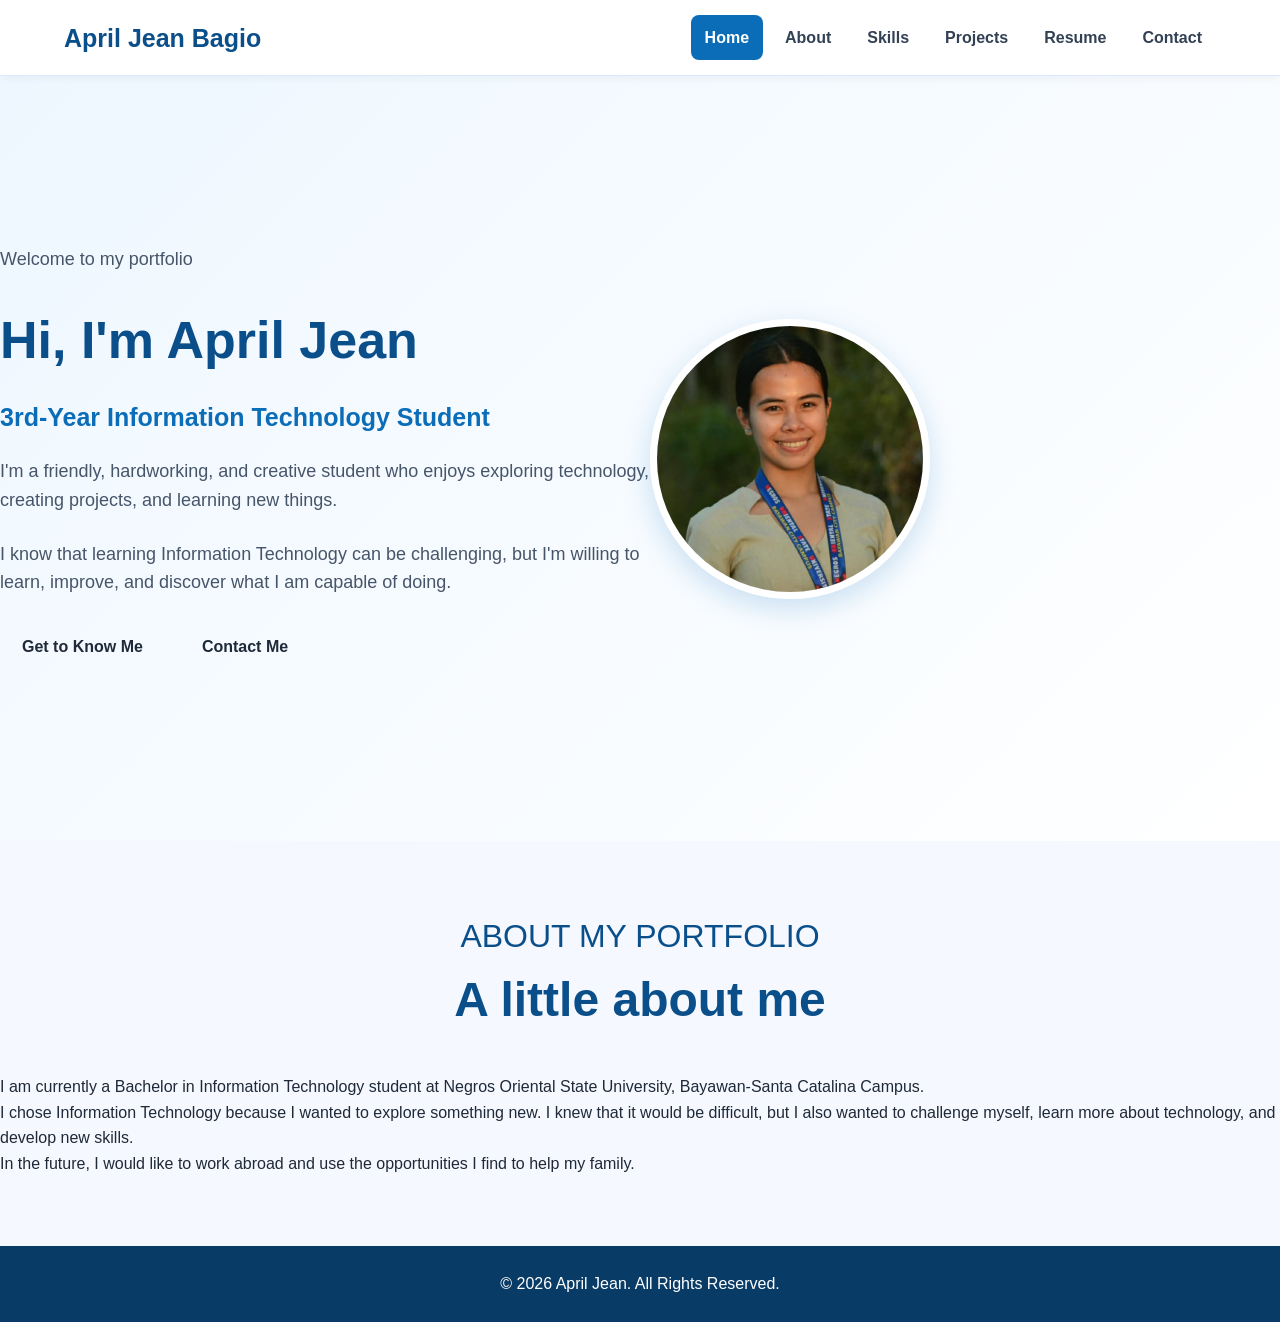
<file: index.html>
<!DOCTYPE html>
<html lang="en">
<head>
    <meta charset="UTF-8">
    <meta name="viewport" content="width=device-width, initial-scale=1.0">
    <title>April Jean | Personal Portfolio</title>
    <link rel="stylesheet" href="css/style.css">
</head>
<body>

<!-- Navigation -->
<header>
    <nav class="navbar">

        <div class="logo">
            April Jean Bagio
        </div>

        <ul class="nav-links">
            <li><a href="index.html" class="active">Home</a></li>
            <li><a href="about.html">About</a></li>
            <li><a href="skills.html">Skills</a></li>
            <li><a href="projects.html">Projects</a></li>
            <li><a href="resume.html">Resume</a></li>
            <li><a href="contact.html">Contact</a></li>
        </ul>

        <button class="menu-toggle" id="menuToggle">
            ☰
        </button>

    </nav>
</header>


<!-- Home Section -->
<main>

    <section class="hero">

        <div class="hero-text">

            <p class="welcome-text">
                Welcome to my portfolio
            </p>

            <h1>
                Hi, I'm <span>April Jean</span>
            </h1>

            <h2>
                3rd-Year Information Technology Student
            </h2>

            <p>
                I'm a friendly, hardworking, and creative student
                who enjoys exploring technology, creating projects,
                and learning new things.
            </p>

            <p>
                I know that learning Information Technology can be
                challenging, but I'm willing to learn, improve,
                and discover what I am capable of doing.
            </p>

            <div class="hero-buttons">

                <a href="about.html" class="btn">
                    Get to Know Me
                </a>

                <a href="contact.html" class="btn btn-outline">
                    Contact Me
                </a>

            </div>

        </div>


        <!-- Profile Image -->
        <div class="hero-image">
            <img src="images/profile.jpg" alt="April Jean - Profile Picture" class="profile-img">
        </div>

    </section>


    <!-- Introduction Section -->
    <section class="intro">

        <div class="section-title">
            <p>ABOUT MY PORTFOLIO</p>

            <h2>
                A little about me
            </h2>
        </div>

        <div class="intro-content">

            <p>
                I am currently a Bachelor in Information Technology
                student at Negros Oriental State University,
                Bayawan-Santa Catalina Campus.
            </p>

            <p>
                I chose Information Technology because I wanted to
                explore something new. I knew that it would be
                difficult, but I also wanted to challenge myself,
                learn more about technology, and develop new skills.
            </p>

            <p>
                In the future, I would like to work abroad and use
                the opportunities I find to help my family.
            </p>

        </div>

    </section>

</main>


<!-- Footer -->
<footer>

    <p>
        © 2026 April Jean. All Rights Reserved.
    </p>

</footer>


<!-- JavaScript -->
<script src="js/script.js"></script>

</body>
</html>
</file>
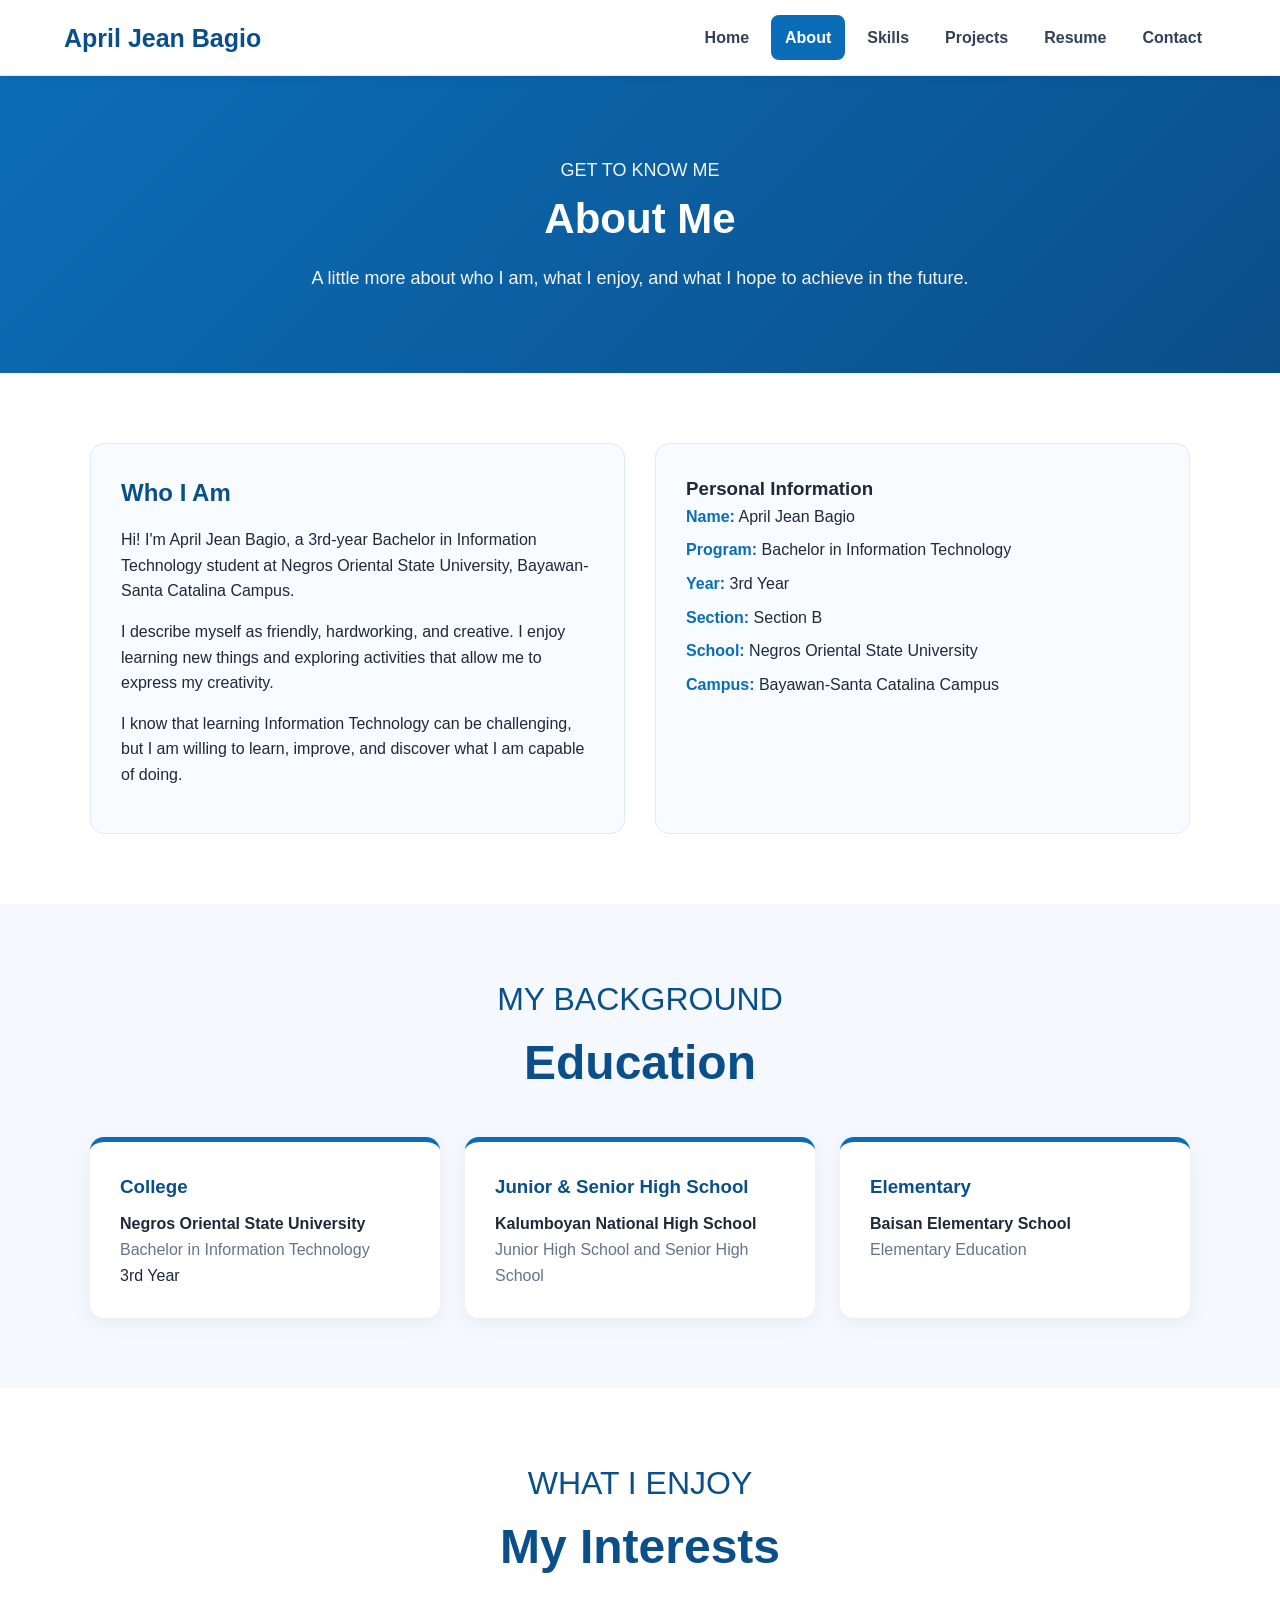
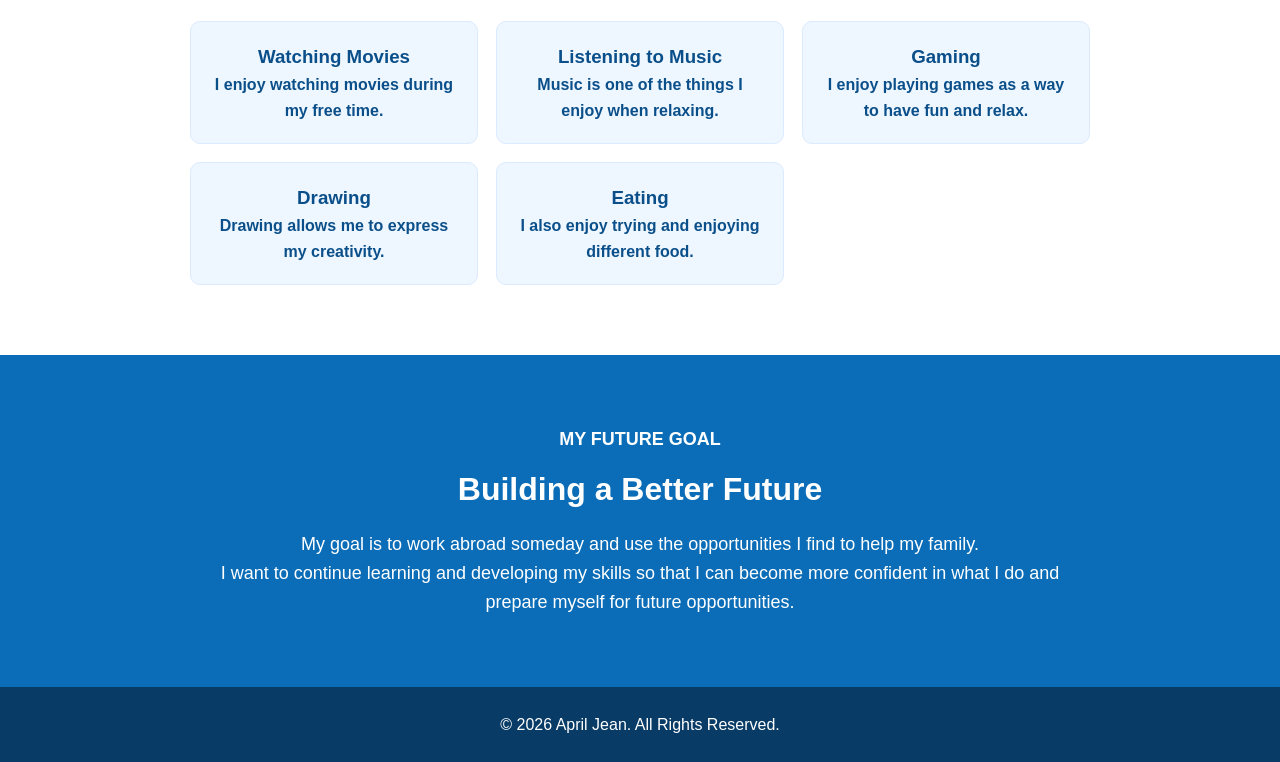
<file: about.html>
<!DOCTYPE html>
<html lang="en">

<head>

    <meta charset="UTF-8">

    <meta name="viewport" content="width=device-width, initial-scale=1.0">

    <title>About | April Jean</title>

    <link rel="stylesheet" href="css/style.css">

</head>


<body>

    <!-- Navigation -->
    <header>

        <nav class="navbar">

            <div class="logo">
                April Jean Bagio
            </div>


            <ul class="nav-links">

                <li>
                    <a href="index.html">Home</a>
                </li>

                <li>
                    <a href="about.html" class="active">About</a>
                </li>

                <li>
                    <a href="skills.html">Skills</a>
                </li>

                <li>
                    <a href="projects.html">Projects</a>
                </li>

                <li>
                    <a href="resume.html">Resume</a>
                </li>

                <li>
                    <a href="contact.html">Contact</a>
                </li>

            </ul>


            <button class="menu-toggle" id="menuToggle">
                ☰
            </button>

        </nav>

    </header>


    <!-- About Page -->

    <main>

        <section class="page-header">

            <p>GET TO KNOW ME</p>

            <h1>
                About Me
            </h1>

            <p>
                A little more about who I am, what I enjoy,
                and what I hope to achieve in the future.
            </p>

        </section>


        <!-- Personal Background -->

        <section class="about-section">

            <div class="about-content">

                <div class="about-text">

                    <h2>
                        Who I Am
                    </h2>

                    <p>
                        Hi! I'm April Jean Bagio, a 3rd-year Bachelor in
                        Information Technology student at Negros
                        Oriental State University, Bayawan-Santa
                        Catalina Campus.
                    </p>

                    <p>
                        I describe myself as friendly, hardworking,
                        and creative. I enjoy learning new things
                        and exploring activities that allow me to
                        express my creativity.
                    </p>

                    <p>
                        I know that learning Information Technology
                        can be challenging, but I am willing to learn,
                        improve, and discover what I am capable of doing.
                    </p>

                </div>


                <div class="about-card">

                    <h3>
                        Personal Information
                    </h3>

                    <p>
                        <strong>Name:</strong> April Jean Bagio
                    </p>

                    <p>
                        <strong>Program:</strong> Bachelor in Information Technology
                    </p>

                    <p>
                        <strong>Year:</strong> 3rd Year
                    </p>

                    <p>
                        <strong>Section:</strong> Section B
                    </p>

                    <p>
                        <strong>School:</strong> Negros Oriental State University
                    </p>

                    <p>
                        <strong>Campus:</strong> Bayawan-Santa Catalina Campus
                    </p>

                </div>

            </div>

        </section>


        <!-- Education -->

        <section class="education-section">

            <div class="section-title">

                <p>MY BACKGROUND</p>

                <h2>
                    Education
                </h2>

            </div>


            <div class="education-grid">

                <div class="education-card">

                    <h3>
                        College
                    </h3>

                    <h4>
                        Negros Oriental State University
                    </h4>

                    <p>
                        Bachelor in Information Technology
                    </p>

                    <span>
                        3rd Year
                    </span>

                </div>


                <div class="education-card">

                    <h3>
                        Junior & Senior High School
                    </h3>

                    <h4>
                        Kalumboyan National High School
                    </h4>

                    <p>
                        Junior High School and Senior High School
                    </p>

                </div>


                <div class="education-card">

                    <h3>
                        Elementary
                    </h3>

                    <h4>
                        Baisan Elementary School
                    </h4>

                    <p>
                        Elementary Education
                    </p>

                </div>

            </div>

        </section>


        <!-- Interests -->

        <section class="interests-section">

            <div class="section-title">

                <p>WHAT I ENJOY</p>

                <h2>
                    My Interests
                </h2>

            </div>


            <div class="interest-list">

                <div class="interest-item">
                    <h3>Watching Movies</h3>
                    <p>
                        I enjoy watching movies during my free time.
                    </p>
                </div>


                <div class="interest-item">
                    <h3>Listening to Music</h3>
                    <p>
                        Music is one of the things I enjoy when relaxing.
                    </p>
                </div>


                <div class="interest-item">
                    <h3>Gaming</h3>
                    <p>
                        I enjoy playing games as a way to have fun
                        and relax.
                    </p>
                </div>


                <div class="interest-item">
                    <h3>Drawing</h3>
                    <p>
                        Drawing allows me to express my creativity.
                    </p>
                </div>


                <div class="interest-item">
                    <h3>Eating</h3>
                    <p>
                        I also enjoy trying and enjoying different food.
                    </p>
                </div>

            </div>

        </section>


        <!-- Future Goal -->

        <section class="goal-section">

            <div class="goal-content">

                <p class="goal-label">
                    MY FUTURE GOAL
                </p>

                <h2>
                    Building a Better Future
                </h2>

                <p>
                    My goal is to work abroad someday and use the
                    opportunities I find to help my family.
                </p>

                <p>
                    I want to continue learning and developing my
                    skills so that I can become more confident in
                    what I do and prepare myself for future
                    opportunities.
                </p>

            </div>

        </section>

    </main>


    <!-- Footer -->

    <footer>

        <p>
            © 2026 April Jean. All Rights Reserved.
        </p>

    </footer>


    <!-- JavaScript -->

    <script src="js/script.js"></script>

</body>

</html>
</file>
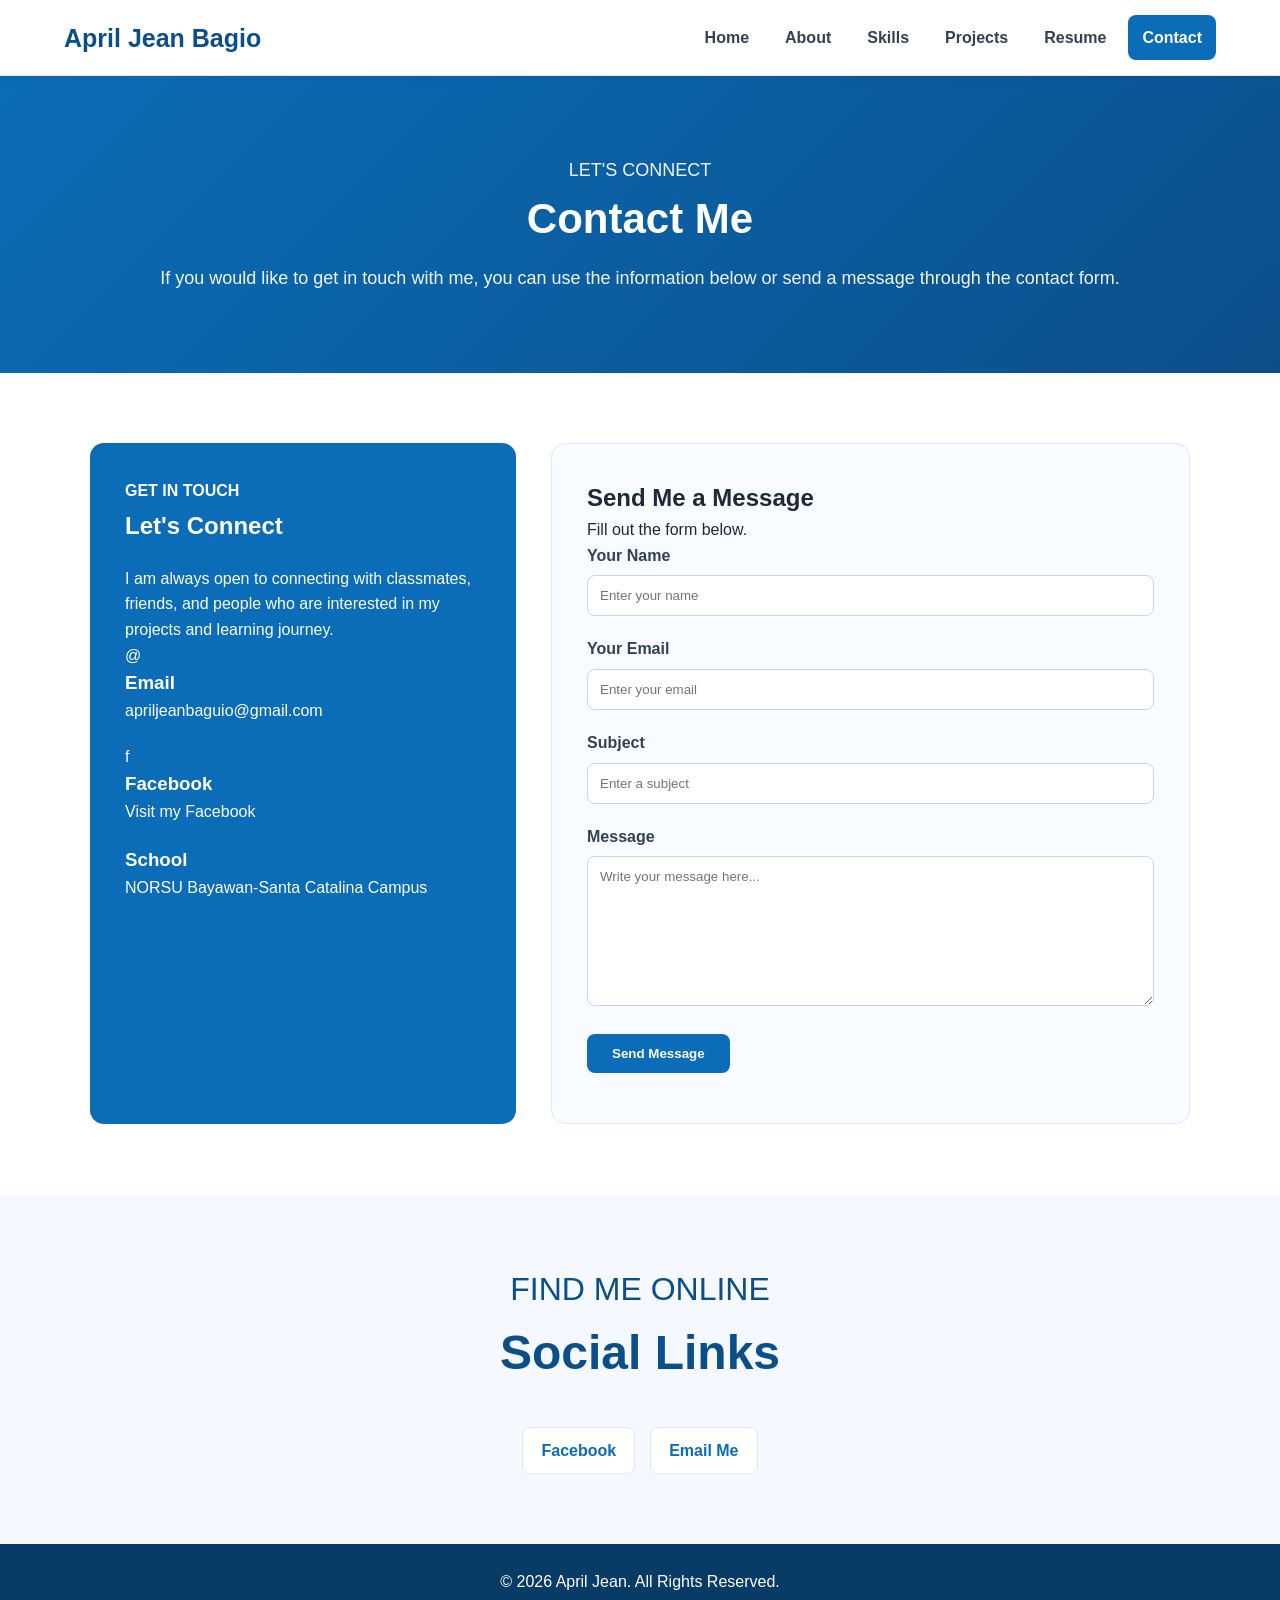
<file: contact.html>
<!DOCTYPE html>
<html lang="en">

<head>

    <meta charset="UTF-8">

    <meta name="viewport" content="width=device-width, initial-scale=1.0">

    <title>Contact | April Jean</title>

    <link rel="stylesheet" href="css/style.css">

</head>

<body>

    <!-- Navigation -->

    <header>

        <nav class="navbar">

            <div class="logo">
                April Jean Bagio
            </div>

            <ul class="nav-links">

                <li>
                    <a href="index.html">Home</a>
                </li>

                <li>
                    <a href="about.html">About</a>
                </li>

                <li>
                    <a href="skills.html">Skills</a>
                </li>

                <li>
                    <a href="projects.html">Projects</a>
                </li>

                <li>
                    <a href="resume.html">Resume</a>
                </li>

                <li>
                    <a href="contact.html" class="active">Contact</a>
                </li>

            </ul>

            <button class="menu-toggle" id="menuToggle">
                ☰
            </button>

        </nav>

    </header>

    <!-- Contact Page -->

    <main>

        <!-- Page Header -->

        <section class="page-header">

            <p>LET'S CONNECT</p>

            <h1>
                Contact Me
            </h1>

            <p>
                If you would like to get in touch with me,
                you can use the information below or send
                a message through the contact form.
            </p>

        </section>

        <!-- Contact Section -->

        <section class="contact-section">

            <div class="contact-container">

                <!-- Contact Information -->

                <div class="contact-info">

                    <p class="contact-label">
                        GET IN TOUCH
                    </p>

                    <h2>
                        Let's Connect
                    </h2>

                    <p>
                        I am always open to connecting with
                        classmates, friends, and people who
                        are interested in my projects and
                        learning journey.
                    </p>

                    <!-- Email -->

                    <div class="contact-item">

                        <div class="contact-icon">
                            @
                        </div>

                        <div>

                            <h3>
                                Email
                            </h3>

                            <a href="mailto:apriljeanbaguio@gmail.com">
                                apriljeanbaguio@gmail.com
                            </a>

                        </div>

                    </div>

                    <!-- Facebook -->

                    <div class="contact-item">

                        <div class="contact-icon">
                            f
                        </div>

                        <div>

                            <h3>
                                Facebook
                            </h3>

                            <a
                                href="https://www.facebook.com/profile.php?id=61578668607556"
                                target="_blank"
                                rel="noopener noreferrer"
                            >
                                Visit my Facebook
                            </a>

                        </div>

                    </div>

                    <!-- Location -->

                    <div class="contact-item">

                        <div class="contact-icon">
                        </div>

                        <div>

                            <h3>
                                School
                            </h3>

                            <p>
                                NORSU Bayawan-Santa Catalina Campus
                            </p>

                        </div>

                    </div>

                </div>

                <!-- Contact Form -->

                <div class="contact-form-container">

                    <h2>
                        Send Me a Message
                    </h2>

                    <p>
                        Fill out the form below.
                    </p>

                    <form
                        id="contactForm"
                        method="POST"
                        action="process_contact.php"
                        novalidate
                    >

                        <!-- Name -->

                        <div class="form-group">

                            <label for="name">
                                Your Name
                            </label>

                            <input
                                type="text"
                                id="name"
                                name="name"
                                placeholder="Enter your name"
                            >

                            <small
                                class="error-message"
                                id="nameError"
                            ></small>

                        </div>

                        <!-- Email -->

                        <div class="form-group">

                            <label for="email">
                                Your Email
                            </label>

                            <input
                                type="email"
                                id="email"
                                name="email"
                                placeholder="Enter your email"
                            >

                            <small
                                class="error-message"
                                id="emailError"
                            ></small>

                        </div>

                        <!-- Subject -->

                        <div class="form-group">

                            <label for="subject">
                                Subject
                            </label>

                            <input
                                type="text"
                                id="subject"
                                name="subject"
                                placeholder="Enter a subject"
                            >

                            <small
                                class="error-message"
                                id="subjectError"
                            ></small>

                        </div>

                        <!-- Message -->

                        <div class="form-group">

                            <label for="message">
                                Message
                            </label>

                            <textarea
                                id="message"
                                name="message"
                                rows="6"
                                placeholder="Write your message here..."
                            ></textarea>

                            <small
                                class="error-message"
                                id="messageError"
                            ></small>

                        </div>

                        <!-- Submit Button -->

                        <button
                            type="submit"
                            class="submit-btn"
                        >
                            Send Message
                        </button>

                        <!-- Form Status -->

                        <p
                            id="formStatus"
                            class="form-status"
                        ></p>

                    </form>

                </div>

            </div>

        </section>

        <!-- Social Section -->

        <section class="social-section">

            <div class="section-title">

                <p>FIND ME ONLINE</p>

                <h2>
                    Social Links
                </h2>

            </div>

            <div class="social-links">

                <a
                    href="https://www.facebook.com/profile.php?id=61578668607556"
                    target="_blank"
                    rel="noopener noreferrer"
                >
                    Facebook
                </a>

                <a href="mailto:apriljeanbaguio@gmail.com">
                    Email Me
                </a>

            </div>

        </section>

    </main>

    <!-- Footer -->

    <footer>

        <p>
            © 2026 April Jean. All Rights Reserved.
        </p>

    </footer>

    <!-- JavaScript -->

    <script src="js/script.js?v=2"></script>

</body>

</html>
</file>
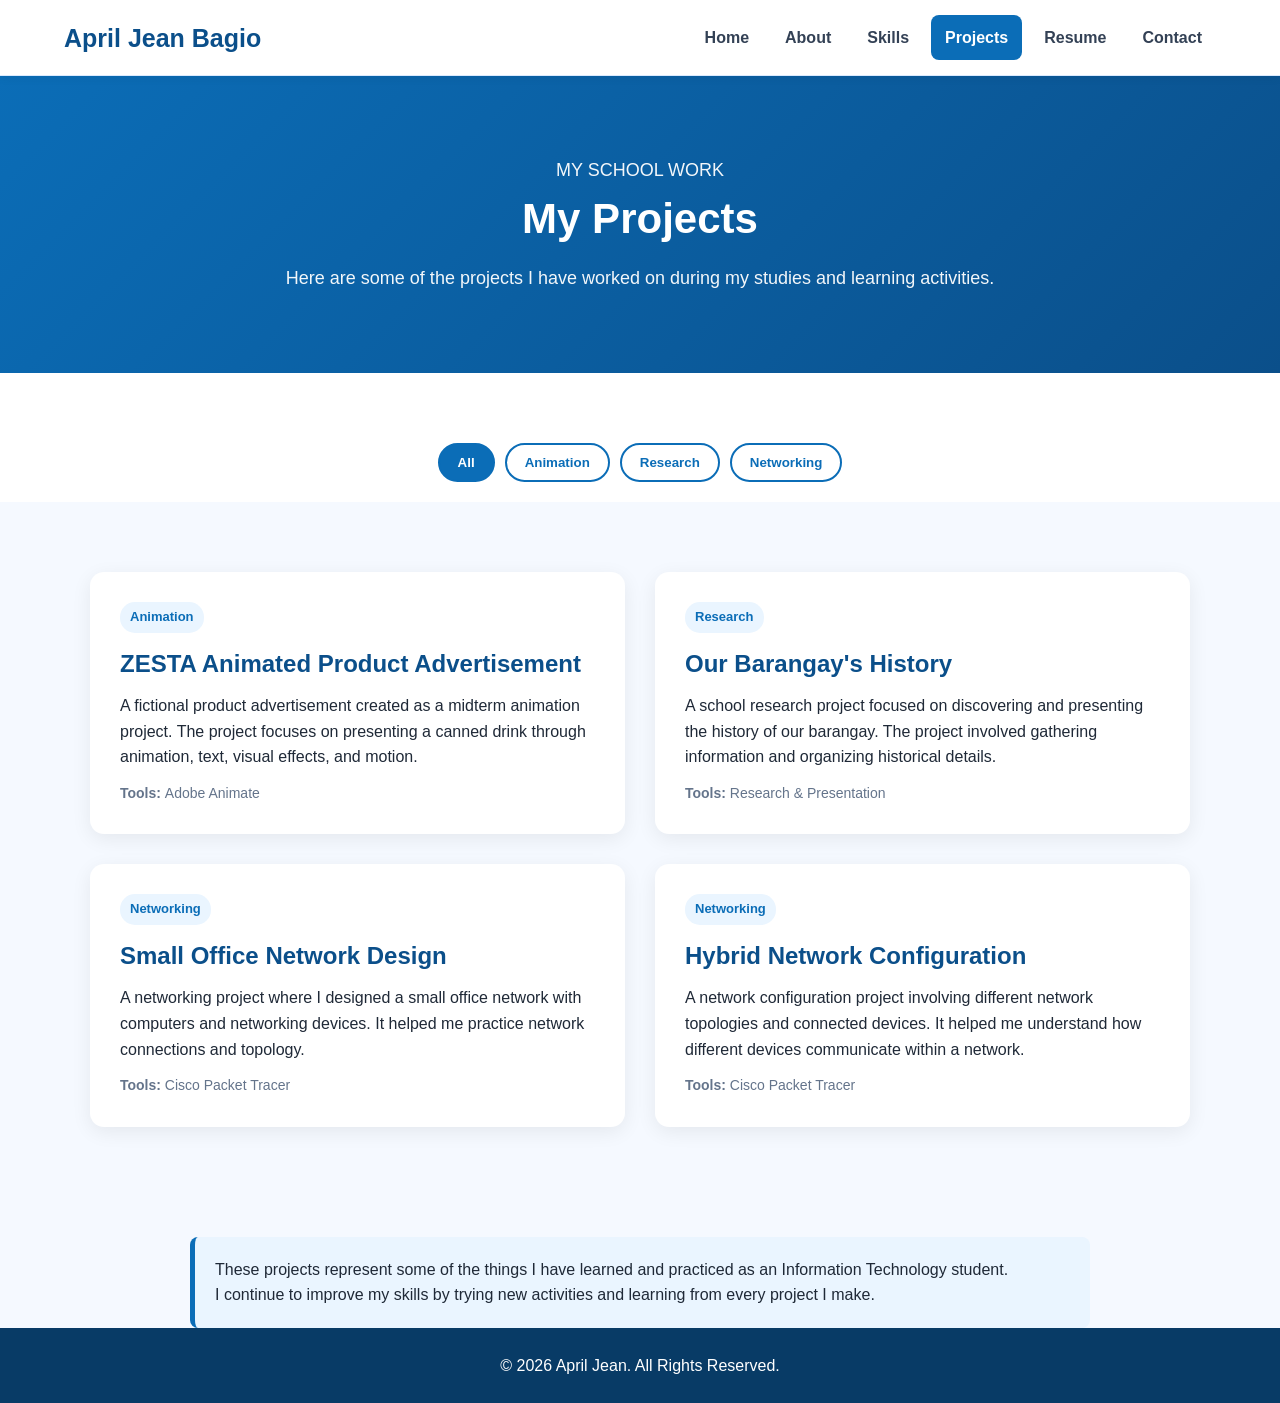
<file: projects.html>
<!DOCTYPE html>
<html lang="en">

<head>

    <meta charset="UTF-8">

    <meta name="viewport" content="width=device-width, initial-scale=1.0">

    <title>Projects | April Jean</title>

    <link rel="stylesheet" href="css/style.css">

</head>


<body>

    <!-- Navigation -->
    <header>

        <nav class="navbar">

            <div class="logo">
                April Jean Bagio
            </div>


            <ul class="nav-links">

                <li>
                    <a href="index.html">Home</a>
                </li>

                <li>
                    <a href="about.html">About</a>
                </li>

                <li>
                    <a href="skills.html">Skills</a>
                </li>

                <li>
                    <a href="projects.html" class="active">Projects</a>
                </li>

                <li>
                    <a href="resume.html">Resume</a>
                </li>

                <li>
                    <a href="contact.html">Contact</a>
                </li>

            </ul>


            <button class="menu-toggle" id="menuToggle">
                ☰
            </button>

        </nav>

    </header>


    <!-- Projects Page -->

    <main>

        <!-- Page Header -->

        <section class="page-header">

            <p>MY SCHOOL WORK</p>

            <h1>
                My Projects
            </h1>

            <p>
                Here are some of the projects I have worked on
                during my studies and learning activities.
            </p>

        </section>


        <!-- Project Filters -->

        <section class="project-filter-section">

            <div class="filter-buttons">

                <button class="filter-btn active" data-filter="all">
                    All
                </button>

                <button class="filter-btn" data-filter="animation">
                    Animation
                </button>

                <button class="filter-btn" data-filter="research">
                    Research
                </button>

                <button class="filter-btn" data-filter="networking">
                    Networking
                </button>

            </div>

        </section>


        <!-- Projects -->

        <section class="projects-section">

            <div class="projects-grid">


                <!-- Project 1 -->

                <article class="project-card" data-category="animation">

                    <div class="project-content">

                        <span class="project-category">
                            Animation
                        </span>

                        <h2>
                            ZESTA Animated Product Advertisement
                        </h2>

                        <p>
                            A fictional product advertisement created
                            as a midterm animation project. The project
                            focuses on presenting a canned drink through
                            animation, text, visual effects, and motion.
                        </p>

                        <div class="project-tools">

                            <strong>
                                Tools:
                            </strong>

                            <span>
                                Adobe Animate
                            </span>

                        </div>

                    </div>

                </article>


                <!-- Project 2 -->

                <article class="project-card" data-category="research">

                    <div class="project-content">

                        <span class="project-category">
                            Research
                        </span>

                        <h2>
                            Our Barangay's History
                        </h2>

                        <p>
                            A school research project focused on
                            discovering and presenting the history
                            of our barangay. The project involved
                            gathering information and organizing
                            historical details.
                        </p>

                        <div class="project-tools">

                            <strong>
                                Tools:
                            </strong>

                            <span>
                                Research & Presentation
                            </span>

                        </div>

                    </div>

                </article>


                <!-- Project 3 -->

                <article class="project-card" data-category="networking">

                    <div class="project-content">

                        <span class="project-category">
                            Networking
                        </span>

                        <h2>
                            Small Office Network Design
                        </h2>

                        <p>
                            A networking project where I designed
                            a small office network with computers
                            and networking devices. It helped me
                            practice network connections and topology.
                        </p>

                        <div class="project-tools">

                            <strong>
                                Tools:
                            </strong>

                            <span>
                                Cisco Packet Tracer
                            </span>

                        </div>

                    </div>

                </article>


                <!-- Project 4 -->

                <article class="project-card" data-category="networking">

                    <div class="project-content">

                        <span class="project-category">
                            Networking
                        </span>

                        <h2>
                            Hybrid Network Configuration
                        </h2>

                        <p>
                            A network configuration project involving
                            different network topologies and connected
                            devices. It helped me understand how
                            different devices communicate within a network.
                        </p>

                        <div class="project-tools">

                            <strong>
                                Tools:
                            </strong>

                            <span>
                                Cisco Packet Tracer
                            </span>

                        </div>

                    </div>

                </article>


            </div>

        </section>


        <!-- Project Note -->

        <section class="project-note">

            <div>

                <p>
                    These projects represent some of the things I have
                    learned and practiced as an Information Technology
                    student.
                </p>

                <p>
                    I continue to improve my skills by trying new
                    activities and learning from every project I make.
                </p>

            </div>

        </section>

    </main>


    <!-- Footer -->

    <footer>

        <p>
            © 2026 April Jean. All Rights Reserved.
        </p>

    </footer>


    <!-- JavaScript -->

    <script src="js/script.js"></script>

</body>

</html>
</file>
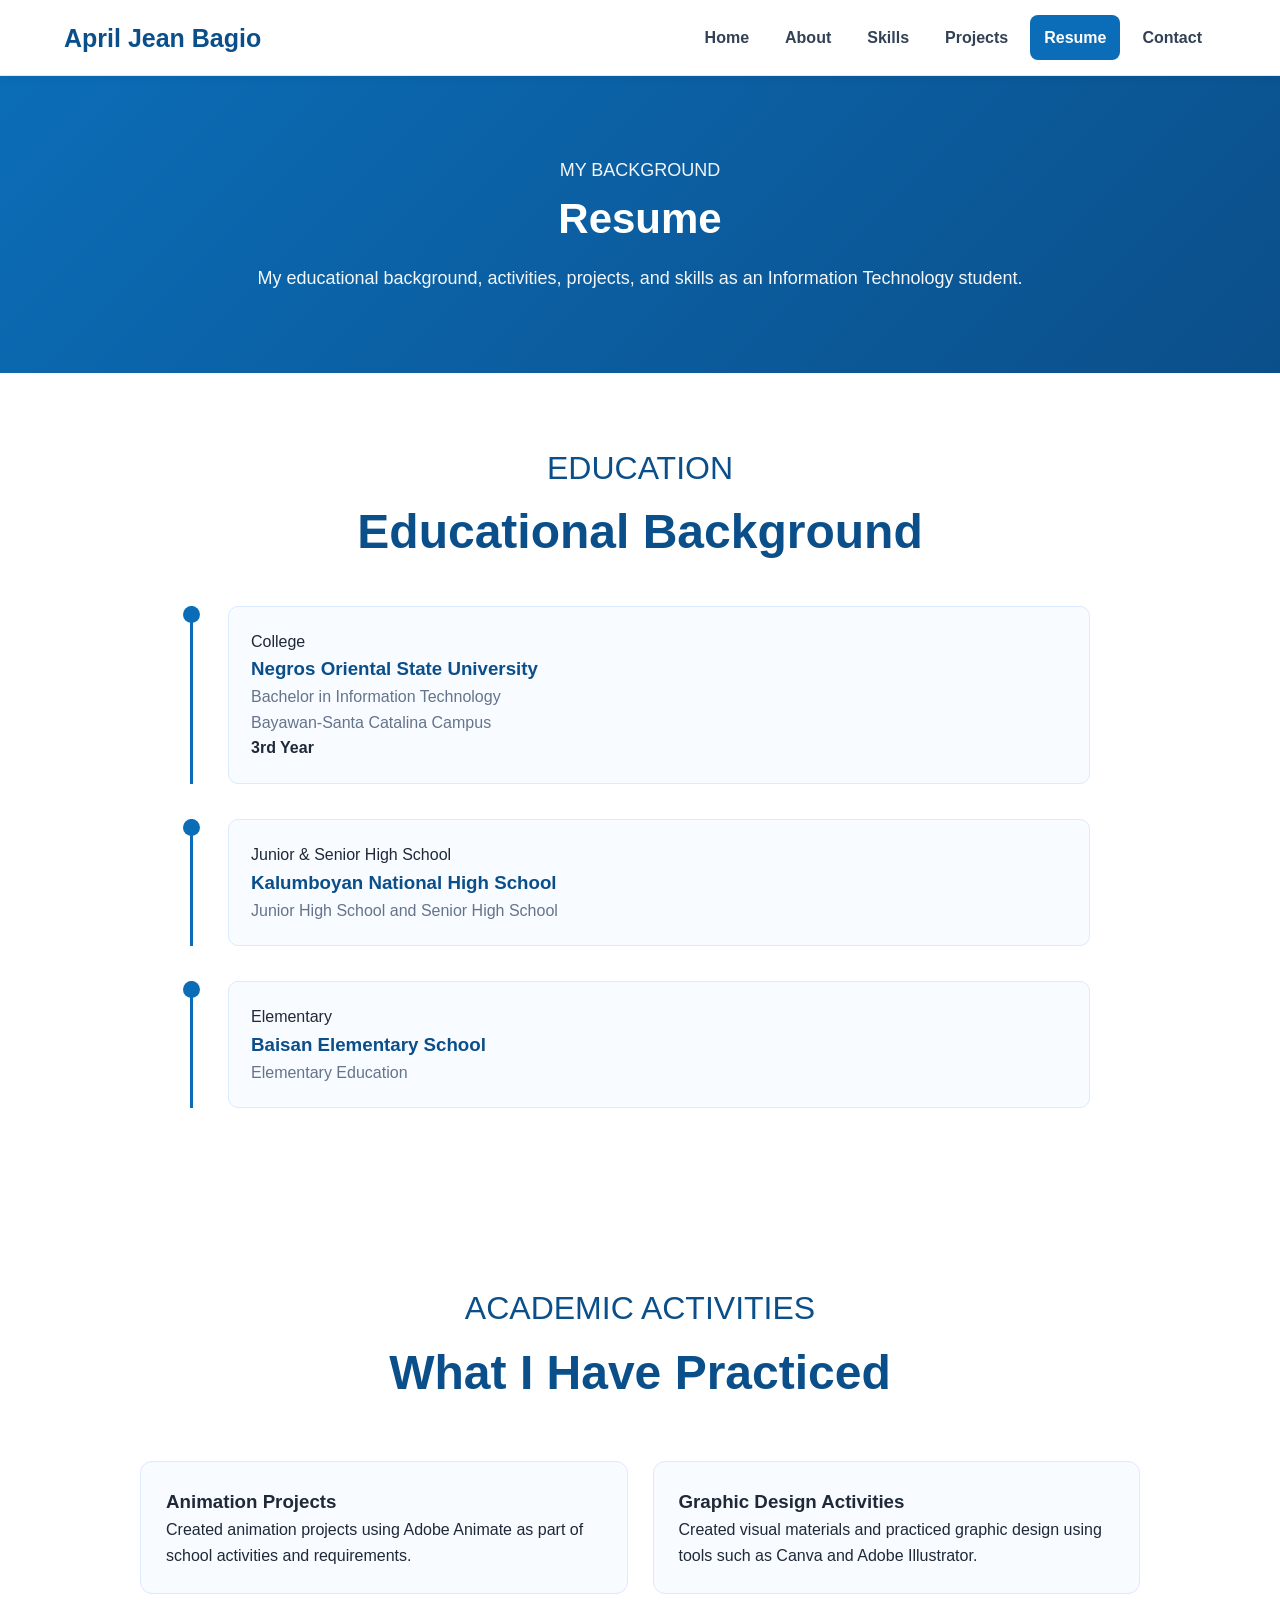
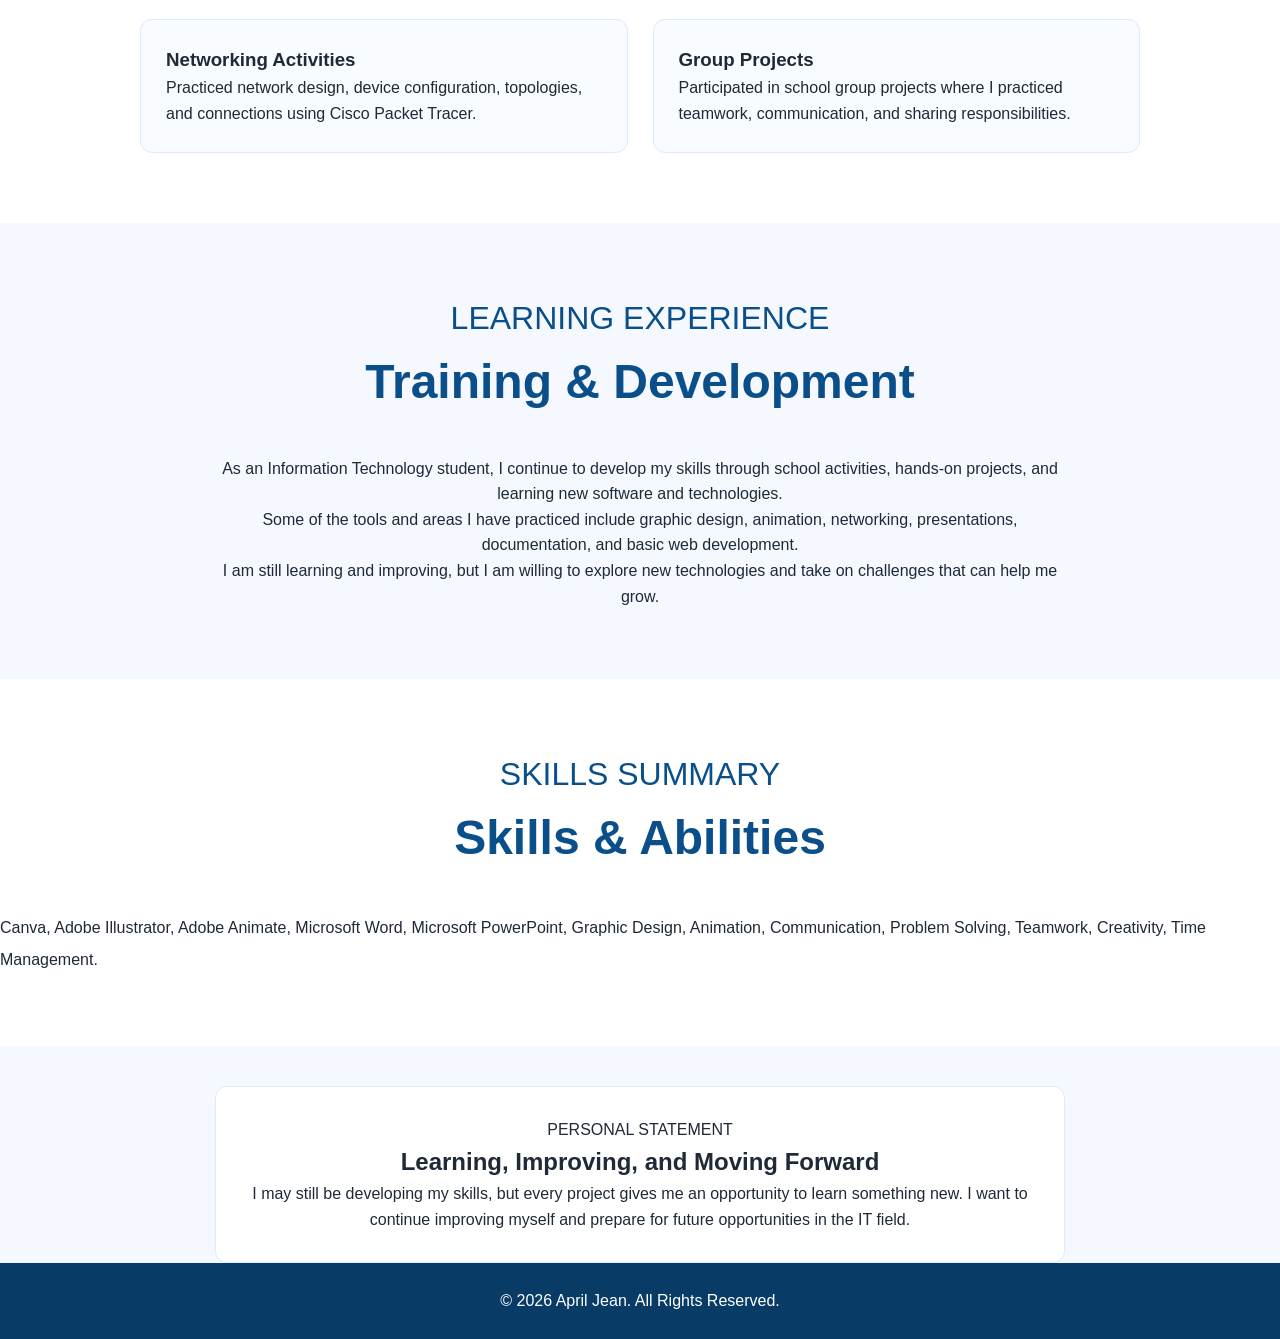
<file: resume.html>
<!DOCTYPE html>
<html lang="en">

<head>

    <meta charset="UTF-8">

    <meta name="viewport" content="width=device-width, initial-scale=1.0">

    <title>Resume | April Jean</title>

    <link rel="stylesheet" href="css/style.css">

</head>


<body>

    <!-- Navigation -->

    <header>

        <nav class="navbar">

            <div class="logo">
                April Jean Bagio
            </div>


            <ul class="nav-links">

                <li>
                    <a href="index.html">Home</a>
                </li>

                <li>
                    <a href="about.html">About</a>
                </li>

                <li>
                    <a href="skills.html">Skills</a>
                </li>

                <li>
                    <a href="projects.html">Projects</a>
                </li>

                <li>
                    <a href="resume.html" class="active">Resume</a>
                </li>

                <li>
                    <a href="contact.html">Contact</a>
                </li>

            </ul>


            <button class="menu-toggle" id="menuToggle">
                ☰
            </button>

        </nav>

    </header>


    <!-- Resume Page -->

    <main>

        <!-- Page Header -->

        <section class="page-header">

            <p>MY BACKGROUND</p>

            <h1>
                Resume
            </h1>

            <p>
                My educational background, activities, projects,
                and skills as an Information Technology student.
            </p>

        </section>


        <!-- Education -->

        <section class="resume-section">

            <div class="section-title">

                <p>EDUCATION</p>

                <h2>
                    Educational Background
                </h2>

            </div>


            <div class="timeline">


                <div class="timeline-item">

                    <div class="timeline-dot"></div>

                    <div class="timeline-content">

                        <span>
                            College
                        </span>

                        <h3>
                            Negros Oriental State University
                        </h3>

                        <p>
                            Bachelor in Information Technology
                        </p>

                        <p>
                            Bayawan-Santa Catalina Campus
                        </p>

                        <strong>
                            3rd Year
                        </strong>

                    </div>

                </div>


                <div class="timeline-item">

                    <div class="timeline-dot"></div>

                    <div class="timeline-content">

                        <span>
                            Junior & Senior High School
                        </span>

                        <h3>
                            Kalumboyan National High School
                        </h3>

                        <p>
                            Junior High School and Senior High School
                        </p>

                    </div>

                </div>


                <div class="timeline-item">

                    <div class="timeline-dot"></div>

                    <div class="timeline-content">

                        <span>
                            Elementary
                        </span>

                        <h3>
                            Baisan Elementary School
                        </h3>

                        <p>
                            Elementary Education
                        </p>

                    </div>

                </div>


            </div>

        </section>


        <!-- Academic Activities -->

        <section class="resume-section">

            <div class="section-title">

                <p>ACADEMIC ACTIVITIES</p>

                <h2>
                    What I Have Practiced
                </h2>

            </div>


            <div class="resume-grid">


                <div class="resume-card">

                    <h3>
                        Animation Projects
                    </h3>

                    <p>
                        Created animation projects using Adobe Animate
                        as part of school activities and requirements.
                    </p>

                </div>


                <div class="resume-card">

                    <h3>
                        Graphic Design Activities
                    </h3>

                    <p>
                        Created visual materials and practiced graphic
                        design using tools such as Canva and Adobe
                        Illustrator.
                    </p>

                </div>


                <div class="resume-card">

                    <h3>
                        Networking Activities
                    </h3>

                    <p>
                        Practiced network design, device configuration,
                        topologies, and connections using Cisco Packet
                        Tracer.
                    </p>

                </div>


                <div class="resume-card">

                    <h3>
                        Group Projects
                    </h3>

                    <p>
                        Participated in school group projects where I
                        practiced teamwork, communication, and sharing
                        responsibilities.
                    </p>

                </div>


            </div>

        </section>


        <!-- Training and Learning -->

        <section class="resume-section learning-section">

            <div class="section-title">

                <p>LEARNING EXPERIENCE</p>

                <h2>
                    Training & Development
                </h2>

            </div>


            <div class="learning-content">

                <p>
                    As an Information Technology student, I continue
                    to develop my skills through school activities,
                    hands-on projects, and learning new software and
                    technologies.
                </p>

                <p>
                    Some of the tools and areas I have practiced
                    include graphic design, animation, networking,
                    presentations, documentation, and basic web
                    development.
                </p>

                <p>
                    I am still learning and improving, but I am
                    willing to explore new technologies and take on
                    challenges that can help me grow.
                </p>

            </div>

        </section>


        <!-- Skills Summary -->

        <section class="resume-section">

            <div class="section-title">

                <p>SKILLS SUMMARY</p>

                <h2>
                    Skills & Abilities
                </h2>

            </div>


            <div class="resume-skills">

                <span>Canva,</span>

                <span>Adobe Illustrator,</span>

                <span>Adobe Animate,</span>

                <span>Microsoft Word,</span>

                <span>Microsoft PowerPoint,</span>

                <span>Graphic Design,</span>

                <span>Animation,</span>

                <span>Communication,</span>

                <span>Problem Solving,</span>

                <span>Teamwork,</span>

                <span>Creativity,</span>

                <span>Time Management.</span>

            </div>

        </section>


        <!-- Personal Statement -->

        <section class="resume-statement">

            <div>

                <p>
                    PERSONAL STATEMENT
                </p>

                <h2>
                    Learning, Improving, and Moving Forward
                </h2>

                <p>
                    I may still be developing my skills, but every
                    project gives me an opportunity to learn something
                    new. I want to continue improving myself and
                    prepare for future opportunities in the IT field.
                </p>

            </div>

        </section>

    </main>


    <!-- Footer -->

    <footer>

        <p>
            © 2026 April Jean. All Rights Reserved.
        </p>

    </footer>


    <!-- JavaScript -->

    <script src="js/script.js"></script>

</body>

</html>
</file>
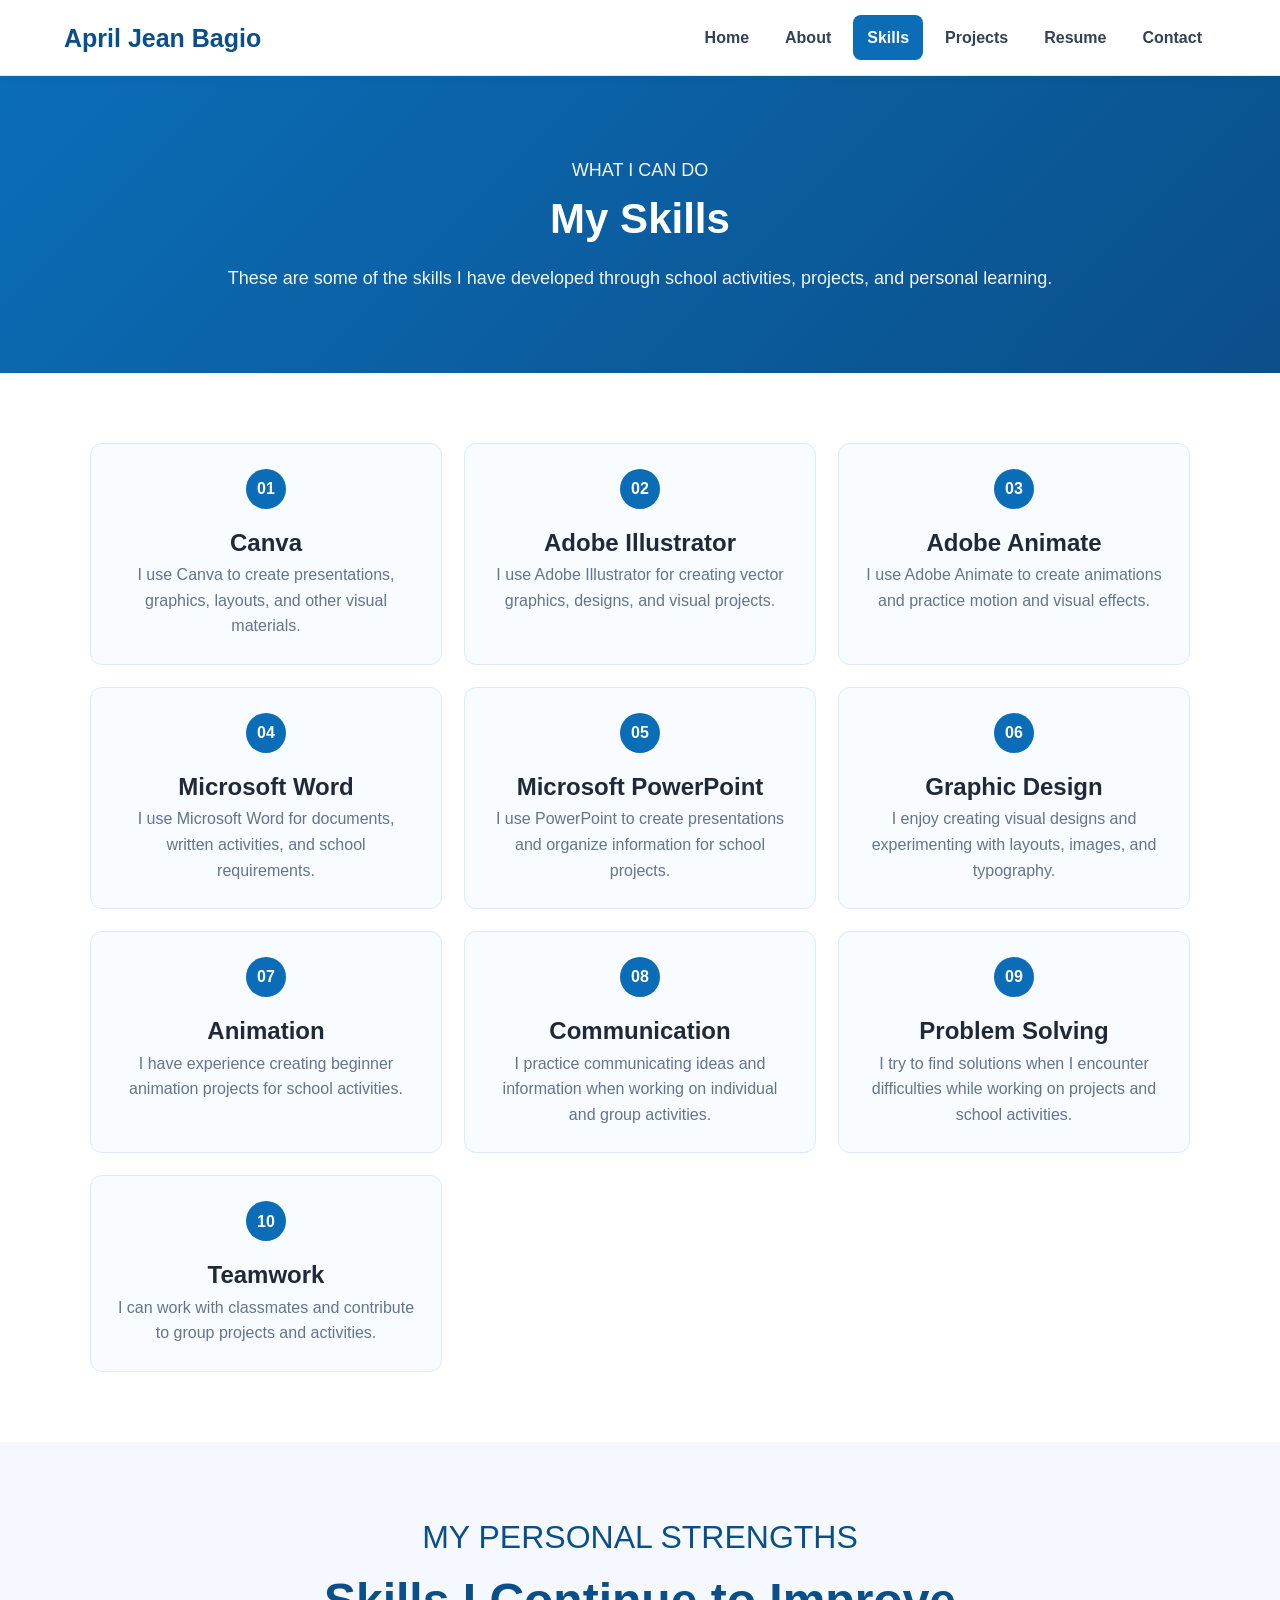
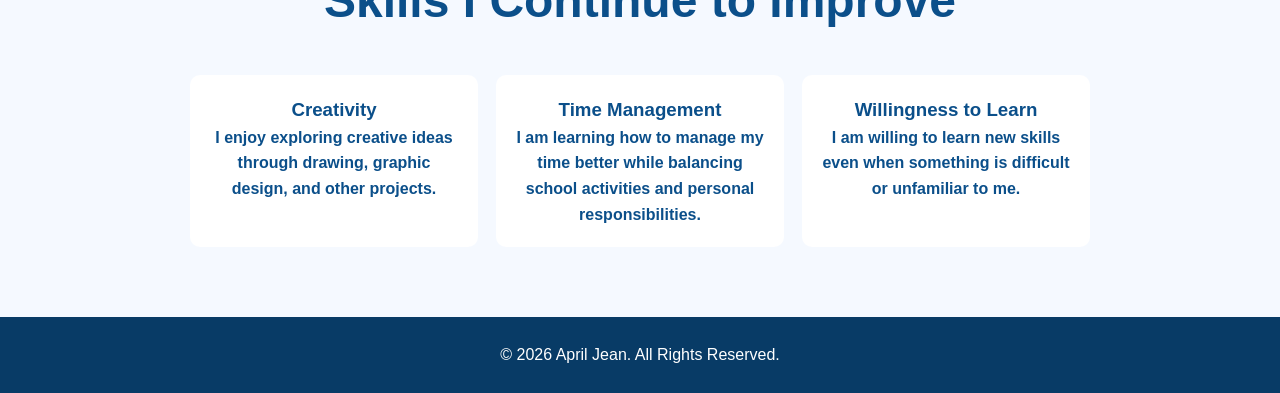
<file: skills.html>
<!DOCTYPE html>
<html lang="en">

<head>

    <meta charset="UTF-8">

    <meta name="viewport" content="width=device-width, initial-scale=1.0">

    <title>Skills | April Jean</title>

    <link rel="stylesheet" href="css/style.css">

</head>


<body>

    <!-- Navigation -->
    <header>

        <nav class="navbar">

            <div class="logo">
                April Jean Bagio
            </div>


            <ul class="nav-links">

                <li>
                    <a href="index.html">Home</a>
                </li>

                <li>
                    <a href="about.html">About</a>
                </li>

                <li>
                    <a href="skills.html" class="active">Skills</a>
                </li>

                <li>
                    <a href="projects.html">Projects</a>
                </li>

                <li>
                    <a href="resume.html">Resume</a>
                </li>

                <li>
                    <a href="contact.html">Contact</a>
                </li>

            </ul>


            <button class="menu-toggle" id="menuToggle">
                ☰
            </button>

        </nav>

    </header>


    <!-- Skills Page -->

    <main>

        <!-- Page Header -->

        <section class="page-header">

            <p>WHAT I CAN DO</p>

            <h1>
                My Skills
            </h1>

            <p>
                These are some of the skills I have developed
                through school activities, projects, and personal
                learning.
            </p>

        </section>


        <!-- Skills -->

        <section class="skills-section">

            <div class="skills-grid">


                <!-- Skill 1 -->

                <div class="skill-card">

                    <div class="skill-number">
                        01
                    </div>

                    <h2>
                        Canva
                    </h2>

                    <p>
                        I use Canva to create presentations,
                        graphics, layouts, and other visual
                        materials.
                    </p>

                </div>


                <!-- Skill 2 -->

                <div class="skill-card">

                    <div class="skill-number">
                        02
                    </div>

                    <h2>
                        Adobe Illustrator
                    </h2>

                    <p>
                        I use Adobe Illustrator for creating
                        vector graphics, designs, and visual
                        projects.
                    </p>

                </div>


                <!-- Skill 3 -->

                <div class="skill-card">

                    <div class="skill-number">
                        03
                    </div>

                    <h2>
                        Adobe Animate
                    </h2>

                    <p>
                        I use Adobe Animate to create animations
                        and practice motion and visual effects.
                    </p>

                </div>


                <!-- Skill 4 -->

                <div class="skill-card">

                    <div class="skill-number">
                        04
                    </div>

                    <h2>
                        Microsoft Word
                    </h2>

                    <p>
                        I use Microsoft Word for documents,
                        written activities, and school requirements.
                    </p>

                </div>


                <!-- Skill 5 -->

                <div class="skill-card">

                    <div class="skill-number">
                        05
                    </div>

                    <h2>
                        Microsoft PowerPoint
                    </h2>

                    <p>
                        I use PowerPoint to create presentations
                        and organize information for school projects.
                    </p>

                </div>


                <!-- Skill 6 -->

                <div class="skill-card">

                    <div class="skill-number">
                        06
                    </div>

                    <h2>
                        Graphic Design
                    </h2>

                    <p>
                        I enjoy creating visual designs and
                        experimenting with layouts, images,
                        and typography.
                    </p>

                </div>


                <!-- Skill 7 -->

                <div class="skill-card">

                    <div class="skill-number">
                        07
                    </div>

                    <h2>
                        Animation
                    </h2>

                    <p>
                        I have experience creating beginner
                        animation projects for school activities.
                    </p>

                </div>


                <!-- Skill 8 -->

                <div class="skill-card">

                    <div class="skill-number">
                        08
                    </div>

                    <h2>
                        Communication
                    </h2>

                    <p>
                        I practice communicating ideas and
                        information when working on individual
                        and group activities.
                    </p>

                </div>


                <!-- Skill 9 -->

                <div class="skill-card">

                    <div class="skill-number">
                        09
                    </div>

                    <h2>
                        Problem Solving
                    </h2>

                    <p>
                        I try to find solutions when I encounter
                        difficulties while working on projects
                        and school activities.
                    </p>

                </div>


                <!-- Skill 10 -->

                <div class="skill-card">

                    <div class="skill-number">
                        10
                    </div>

                    <h2>
                        Teamwork
                    </h2>

                    <p>
                        I can work with classmates and contribute
                        to group projects and activities.
                    </p>

                </div>


            </div>

        </section>


        <!-- Personal Strengths -->

        <section class="strength-section">

            <div class="section-title">

                <p>MY PERSONAL STRENGTHS</p>

                <h2>
                    Skills I Continue to Improve
                </h2>

            </div>


            <div class="strength-content">

                <div class="strength-item">

                    <h3>
                        Creativity
                    </h3>

                    <p>
                        I enjoy exploring creative ideas through
                        drawing, graphic design, and
                        other projects.
                    </p>

                </div>


                <div class="strength-item">

                    <h3>
                        Time Management
                    </h3>

                    <p>
                        I am learning how to manage my time better
                        while balancing school activities and
                        personal responsibilities.
                    </p>

                </div>


                <div class="strength-item">

                    <h3>
                        Willingness to Learn
                    </h3>

                    <p>
                        I am willing to learn new skills even when
                        something is difficult or unfamiliar to me.
                    </p>

                </div>

            </div>

        </section>

    </main>


    <!-- Footer -->

    <footer>

        <p>
            © 2026 April Jean. All Rights Reserved.
        </p>

    </footer>


    <!-- JavaScript -->

    <script src="js/script.js"></script>

</body>

</html>
</file>
<file: css/style.css>
/* =========================================
   APRIL JEAN PORTFOLIO
   Main CSS File
   Blue and White Professional Design
========================================= */


/* =========================================
   BASIC RESET
========================================= */

* {
    margin: 0;
    padding: 0;
    box-sizing: border-box;
}

html {
    scroll-behavior: smooth;
}

body {
    font-family: Arial, Helvetica, sans-serif;
    background: #f5f9ff;
    color: #1f2937;
    line-height: 1.6;
}


/* =========================================
   GENERAL
========================================= */

img {
    max-width: 100%;
    display: block;
}

a {
    text-decoration: none;
    color: inherit;
}

button,
input,
textarea {
    font-family: inherit;
}

.container {
    width: 90%;
    max-width: 1200px;
    margin: auto;
}

.section-title {
    text-align: center;
    color: #0b4f8a;
    font-size: 32px;
    margin-bottom: 35px;
}

section {
    padding: 70px 0;
}


/* =========================================
   HEADER
========================================= */

header {
    background: #ffffff;
    border-bottom: 1px solid #dbeafe;
    position: sticky;
    top: 0;
    z-index: 1000;
    box-shadow: 0 2px 10px rgba(0, 0, 0, 0.05);
}

.navbar {
    width: 90%;
    max-width: 1200px;
    margin: auto;
    min-height: 75px;
    display: flex;
    align-items: center;
    justify-content: space-between;
}

.logo {
    font-size: 25px;
    font-weight: bold;
    color: #0b4f8a;
}

.nav-links {
    list-style: none;
    display: flex;
    gap: 8px;
    align-items: center;
}

.nav-links a {
    display: block;
    padding: 10px 14px;
    color: #334155;
    font-weight: 600;
    border-radius: 8px;
    transition: 0.3s;
}

.nav-links a:hover,
.nav-links a.active {
    color: #ffffff;
    background: #0b6db7;
}

.menu-toggle {
    display: none;
    border: none;
    background: #0b6db7;
    color: white;
    font-size: 24px;
    padding: 7px 12px;
    border-radius: 7px;
    cursor: pointer;
}


/* =========================================
   PAGE HEADER
========================================= */

.page-header {
    background: linear-gradient(135deg, #0b6db7, #0b4f8a);
    color: white;
    text-align: center;
    padding: 80px 20px;
}

.page-header h1 {
    font-size: 42px;
    margin-bottom: 12px;
}

.page-header p {
    font-size: 18px;
    opacity: 0.95;
}


/* =========================================
   HOME / HERO
========================================= */

.hero {
    min-height: 85vh;
    background: linear-gradient(135deg, #eef7ff, #ffffff);
    display: flex;
    align-items: center;
    padding: 60px 0;
}

.hero-content,
.hero-container {
    width: 90%;
    max-width: 1200px;
    margin: auto;
    display: flex;
    align-items: center;
    justify-content: space-between;
    gap: 50px;
}

.hero-text {
    flex: 1;
    max-width: 650px;
}

.hero-text h1 {
    font-size: 52px;
    color: #0b4f8a;
    margin-bottom: 15px;
}

.hero-text h2 {
    font-size: 25px;
    color: #0b6db7;
    margin-bottom: 20px;
}

.hero-text p {
    font-size: 18px;
    margin-bottom: 25px;
    color: #475569;
}

.hero-buttons {
    display: flex;
    gap: 15px;
    flex-wrap: wrap;
}

.btn {
    display: inline-block;
    padding: 12px 22px;
    border-radius: 8px;
    font-weight: bold;
    transition: 0.3s;
    cursor: pointer;
    border: none;
}

.btn-primary {
    background: #0b6db7;
    color: white;
}

.btn-primary:hover {
    background: #084f86;
    transform: translateY(-2px);
}

.btn-secondary {
    background: white;
    color: #0b6db7;
    border: 2px solid #0b6db7;
}

.btn-secondary:hover {
    background: #eaf5ff;
}


/* =========================================
   PROFILE PHOTO - RIGHT ALIGNED & CENTERED
========================================= */

.hero-image {
    flex-shrink: 0;
    margin-right: 30px;
}

.hero-image img {
    width: 280px !important;
    height: 280px !important;
    max-width: 280px !important;
    max-height: 280px !important;
    object-fit: cover;
    border-radius: 50%;
    border: 7px solid white;
    box-shadow: 0 10px 30px rgba(11, 109, 183, 0.2);
}


/* =========================================
   ABOUT
========================================= */

.about-section {
    background: white;
}

.about-content {
    width: 90%;
    max-width: 1100px;
    margin: auto;
    display: grid;
    grid-template-columns: 1fr 1fr;
    gap: 30px;
}

.about-text,
.about-card {
    background: #f8fbff;
    padding: 30px;
    border-radius: 14px;
    border: 1px solid #dbeafe;
}

.about-text h2,
.about-card h2 {
    color: #0b4f8a;
    margin-bottom: 15px;
}

.about-text p {
    margin-bottom: 15px;
}

.about-card p {
    margin-bottom: 8px;
}

.about-card strong {
    color: #0b6db7;
}


/* =========================================
   EDUCATION
========================================= */

.education-section {
    background: #f5f9ff;
}

.education-grid {
    width: 90%;
    max-width: 1100px;
    margin: auto;
    display: grid;
    grid-template-columns: repeat(3, 1fr);
    gap: 25px;
}

.education-card {
    background: white;
    padding: 30px;
    border-radius: 14px;
    border-top: 5px solid #0b6db7;
    box-shadow: 0 5px 20px rgba(0, 0, 0, 0.06);
}

.education-card h3 {
    color: #0b4f8a;
    margin-bottom: 10px;
}

.education-card p {
    color: #64748b;
}


/* =========================================
   INTERESTS
========================================= */

.interests-section {
    background: white;
}

.interest-list {
    width: 90%;
    max-width: 900px;
    margin: auto;
    display: grid;
    grid-template-columns: repeat(3, 1fr);
    gap: 18px;
}

.interest-item {
    background: #eef7ff;
    padding: 20px;
    text-align: center;
    border-radius: 10px;
    color: #0b4f8a;
    font-weight: bold;
    border: 1px solid #dbeafe;
}


/* =========================================
   GOAL
========================================= */

.goal-section {
    background: #0b6db7;
    color: white;
}

.goal-content {
    width: 90%;
    max-width: 850px;
    margin: auto;
    text-align: center;
}

.goal-content h2 {
    font-size: 32px;
    margin-bottom: 15px;
}

.goal-content p {
    font-size: 18px;
}

.goal-label {
    font-weight: bold;
    margin-bottom: 10px;
}


/* =========================================
   SKILLS
========================================= */

.skills-section {
    background: white;
}

.skills-grid {
    width: 90%;
    max-width: 1100px;
    margin: auto;
    display: grid;
    grid-template-columns: repeat(3, 1fr);
    gap: 22px;
}

.skill-card {
    background: #f8fbff;
    padding: 25px;
    border: 1px solid #dbeafe;
    border-radius: 12px;
    text-align: center;
    transition: 0.3s;
}

.skill-card:hover {
    transform: translateY(-5px);
    box-shadow: 0 8px 25px rgba(11, 109, 183, 0.12);
}

.skill-card h3 {
    color: #0b4f8a;
    margin-bottom: 8px;
}

.skill-card p {
    color: #64748b;
}

.skill-number {
    width: 40px;
    height: 40px;
    margin: 0 auto 15px;
    border-radius: 50%;
    background: #0b6db7;
    color: white;
    display: flex;
    align-items: center;
    justify-content: center;
    font-weight: bold;
}


/* =========================================
   STRENGTHS
========================================= */

.strength-section {
    background: #f5f9ff;
}

.strength-content {
    width: 90%;
    max-width: 900px;
    margin: auto;
    display: grid;
    grid-template-columns: repeat(3, 1fr);
    gap: 18px;
}

.strength-item {
    background: white;
    padding: 20px;
    text-align: center;
    border-radius: 10px;
    color: #0b4f8a;
    font-weight: bold;
}


/* =========================================
   PROJECT FILTER
========================================= */

.project-filter-section {
    background: white;
    padding-bottom: 20px;
}

.filter-buttons {
    display: flex;
    justify-content: center;
    flex-wrap: wrap;
    gap: 10px;
}

.filter-btn {
    padding: 10px 18px;
    border: 2px solid #0b6db7;
    background: white;
    color: #0b6db7;
    border-radius: 20px;
    cursor: pointer;
    font-weight: bold;
    transition: 0.3s;
}

.filter-btn:hover,
.filter-btn.active {
    background: #0b6db7;
    color: white;
}


/* =========================================
   PROJECTS
   Text-only project cards
========================================= */

.projects-section {
    background: #f5f9ff;
}

.projects-grid {
    width: 90%;
    max-width: 1100px;
    margin: auto;
    display: grid;
    grid-template-columns: repeat(2, 1fr);
    gap: 30px;
}

.project-card {
    background: white;
    border-radius: 14px;
    overflow: hidden;
    box-shadow: 0 5px 20px rgba(0, 0, 0, 0.07);
    transition: 0.3s;
}

.project-card:hover {
    transform: translateY(-5px);
}

.project-content {
    padding: 30px;
}

.project-content h2 {
    color: #0b4f8a;
    margin-bottom: 10px;
}

.project-category {
    display: inline-block;
    background: #eaf5ff;
    color: #0b6db7;
    padding: 5px 10px;
    border-radius: 15px;
    font-size: 13px;
    font-weight: bold;
    margin-bottom: 12px;
}

.project-tools {
    margin-top: 12px;
    color: #64748b;
    font-size: 14px;
}

.project-note {
    width: 90%;
    max-width: 900px;
    margin: 40px auto 0;
    background: #eaf5ff;
    padding: 20px;
    border-left: 5px solid #0b6db7;
    border-radius: 8px;
}


/* =========================================
   RESUME
========================================= */

.resume-section {
    background: white;
}

.timeline {
    width: 90%;
    max-width: 900px;
    margin: auto;
}

.timeline-item {
    position: relative;
    padding-left: 35px;
    margin-bottom: 35px;
    border-left: 3px solid #0b6db7;
}

.timeline-dot {
    position: absolute;
    left: -10px;
    top: 0;
    width: 17px;
    height: 17px;
    background: #0b6db7;
    border-radius: 50%;
}

.timeline-content {
    background: #f8fbff;
    padding: 22px;
    border-radius: 10px;
    border: 1px solid #dbeafe;
}

.timeline-content h3 {
    color: #0b4f8a;
}

.timeline-content p {
    color: #64748b;
}

.resume-grid {
    width: 90%;
    max-width: 1000px;
    margin: 50px auto 0;
    display: grid;
    grid-template-columns: 1fr 1fr;
    gap: 25px;
}

.resume-card {
    background: #f8fbff;
    padding: 25px;
    border-radius: 12px;
    border: 1px solid #dbeafe;
}

.resume-card h2 {
    color: #0b4f8a;
    margin-bottom: 15px;
}

.resume-card ul {
    padding-left: 20px;
}

.resume-card li {
    margin-bottom: 8px;
}

.learning-section {
    background: #f5f9ff;
}

.learning-content {
    width: 90%;
    max-width: 850px;
    margin: auto;
    text-align: center;
}

.resume-skills {
    margin-top: 15px;
    line-height: 2;
}

.resume-statement {
    width: 90%;
    max-width: 850px;
    margin: 40px auto 0;
    background: white;
    padding: 30px;
    border-radius: 12px;
    text-align: center;
    border: 1px solid #dbeafe;
}


/* =========================================
   CONTACT
========================================= */

.contact-section {
    background: white;
}

.contact-container {
    width: 90%;
    max-width: 1100px;
    margin: auto;
    display: grid;
    grid-template-columns: 0.8fr 1.2fr;
    gap: 35px;
}

.contact-info {
    background: #0b6db7;
    color: white;
    padding: 35px;
    border-radius: 14px;
}

.contact-info h2 {
    margin-bottom: 20px;
}

.contact-item {
    margin-bottom: 20px;
}

.contact-label {
    display: block;
    font-weight: bold;
    margin-bottom: 4px;
}

.contact-form-container {
    background: #f8fbff;
    padding: 35px;
    border-radius: 14px;
    border: 1px solid #dbeafe;
}

.form-group {
    margin-bottom: 20px;
}

.form-group label {
    display: block;
    margin-bottom: 7px;
    font-weight: bold;
    color: #334155;
}

.form-group input,
.form-group textarea {
    width: 100%;
    padding: 12px;
    border: 1px solid #cbd5e1;
    border-radius: 8px;
    background: white;
    outline: none;
}

.form-group input:focus,
.form-group textarea:focus {
    border-color: #0b6db7;
    box-shadow: 0 0 0 3px rgba(11, 109, 183, 0.1);
}

.form-group textarea {
    min-height: 150px;
    resize: vertical;
}

.error-message {
    display: block;
    color: #dc2626;
    font-size: 14px;
    margin-top: 5px;
}

.submit-btn {
    background: #0b6db7;
    color: white;
    border: none;
    padding: 12px 25px;
    border-radius: 8px;
    cursor: pointer;
    font-weight: bold;
}

.submit-btn:hover {
    background: #084f86;
}

.form-status {
    margin-top: 15px;
    color: #0b6db7;
    font-weight: bold;
}


/* =========================================
   SOCIAL LINKS
========================================= */

.social-section {
    background: #f5f9ff;
    text-align: center;
}

.social-links {
    display: flex;
    justify-content: center;
    flex-wrap: wrap;
    gap: 15px;
    margin-top: 20px;
}

.social-links a {
    padding: 10px 18px;
    background: white;
    color: #0b6db7;
    border: 1px solid #dbeafe;
    border-radius: 8px;
    font-weight: bold;
    transition: 0.3s;
}

.social-links a:hover {
    background: #0b6db7;
    color: white;
}


/* =========================================
   FOOTER
========================================= */

footer {
    background: #083b66;
    color: white;
    text-align: center;
    padding: 25px 15px;
}

footer p {
    margin: 0;
}


/* =========================================
   SCROLL TO TOP
========================================= */

#scrollTopBtn {
    position: fixed;
    right: 25px;
    bottom: 25px;
    width: 45px;
    height: 45px;
    border: none;
    border-radius: 50%;
    background: #0b6db7;
    color: white;
    font-size: 22px;
    cursor: pointer;
    box-shadow: 0 5px 15px rgba(0, 0, 0, 0.2);
    z-index: 999;
}

#scrollTopBtn:hover {
    background: #084f86;
}


/* =========================================
   RESPONSIVE DESIGN
   TABLET
========================================= */

@media (max-width: 900px) {

    /* ---------- NAVIGATION ---------- */

    .nav-links {
        position: absolute;
        top: 75px;
        left: 0;
        width: 100%;
        background: white;
        display: none;
        flex-direction: column;
        align-items: stretch;
        padding: 15px;
        box-shadow: 0 5px 15px rgba(0, 0, 0, 0.08);
    }

    .nav-links.show {
        display: flex;
    }

    .nav-links a {
        text-align: center;
    }

    .menu-toggle {
        display: block;
    }


    /* ---------- HERO ---------- */

    .hero {
        min-height: auto;
        padding: 60px 0;
    }

    .hero-container {
        flex-direction: column-reverse;
        text-align: center;
    }

    .hero-text {
        width: 100%;
        padding-top: 0;
    }

    .hero-buttons {
        justify-content: center;
    }

    .hero-image {
        margin-right: 0;
        margin-bottom: 20px;
    }

    .hero-image img {
        width: 220px !important;
        height: 220px !important;
        max-width: 220px !important;
        max-height: 220px !important;
    }


    /* ---------- ABOUT ---------- */

    .about-content,
    .contact-container {
        grid-template-columns: 1fr;
    }


    /* ---------- EDUCATION ---------- */

    .education-grid {
        grid-template-columns: 1fr;
    }


    /* ---------- SKILLS ---------- */

    .skills-grid {
        grid-template-columns: repeat(2, 1fr);
    }


    /* ---------- STRENGTHS ---------- */

    .strength-content {
        grid-template-columns: 1fr;
    }


    /* ---------- PROJECTS ---------- */

    .projects-grid {
        grid-template-columns: 1fr;
    }


    /* ---------- RESUME ---------- */

    .resume-grid {
        grid-template-columns: 1fr;
    }


    /* ---------- INTERESTS ---------- */

    .interest-list {
        grid-template-columns: repeat(2, 1fr);
    }
}


/* =========================================
   RESPONSIVE DESIGN
   MOBILE
========================================= */

@media (max-width: 600px) {

    section {
        padding: 50px 0;
    }


    /* ---------- PAGE HEADER ---------- */

    .page-header {
        padding: 60px 15px;
    }

    .page-header h1 {
        font-size: 32px;
    }


    /* ---------- HERO ---------- */

    .hero {
        min-height: auto;
        padding: 50px 0;
    }

    .hero-text h1 {
        font-size: 38px;
    }

    .hero-text h2 {
        font-size: 21px;
    }

    .hero-text p {
        font-size: 16px;
    }


    /* ---------- MOBILE PROFILE PHOTO ---------- */

    .hero-image img {
        width: 180px !important;
        height: 180px !important;
        max-width: 180px !important;
        max-height: 180px !important;
    }


    /* ---------- SECTION TITLES ---------- */

    .section-title {
        font-size: 27px;
    }


    /* ---------- SKILLS ---------- */

    .skills-grid {
        grid-template-columns: 1fr;
    }


    /* ---------- INTERESTS ---------- */

    .interest-list {
        grid-template-columns: 1fr;
    }


    /* ---------- CONTACT ---------- */

    .contact-info,
    .contact-form-container {
        padding: 25px;
    }


    /* ---------- PROJECTS ---------- */

    .project-content {
        padding: 25px;
    }

    .project-content h2 {
        font-size: 22px;
    }


    /* ---------- SCROLL BUTTON ---------- */

    #scrollTopBtn {
        right: 15px;
        bottom: 15px;
    }
}
</file>
